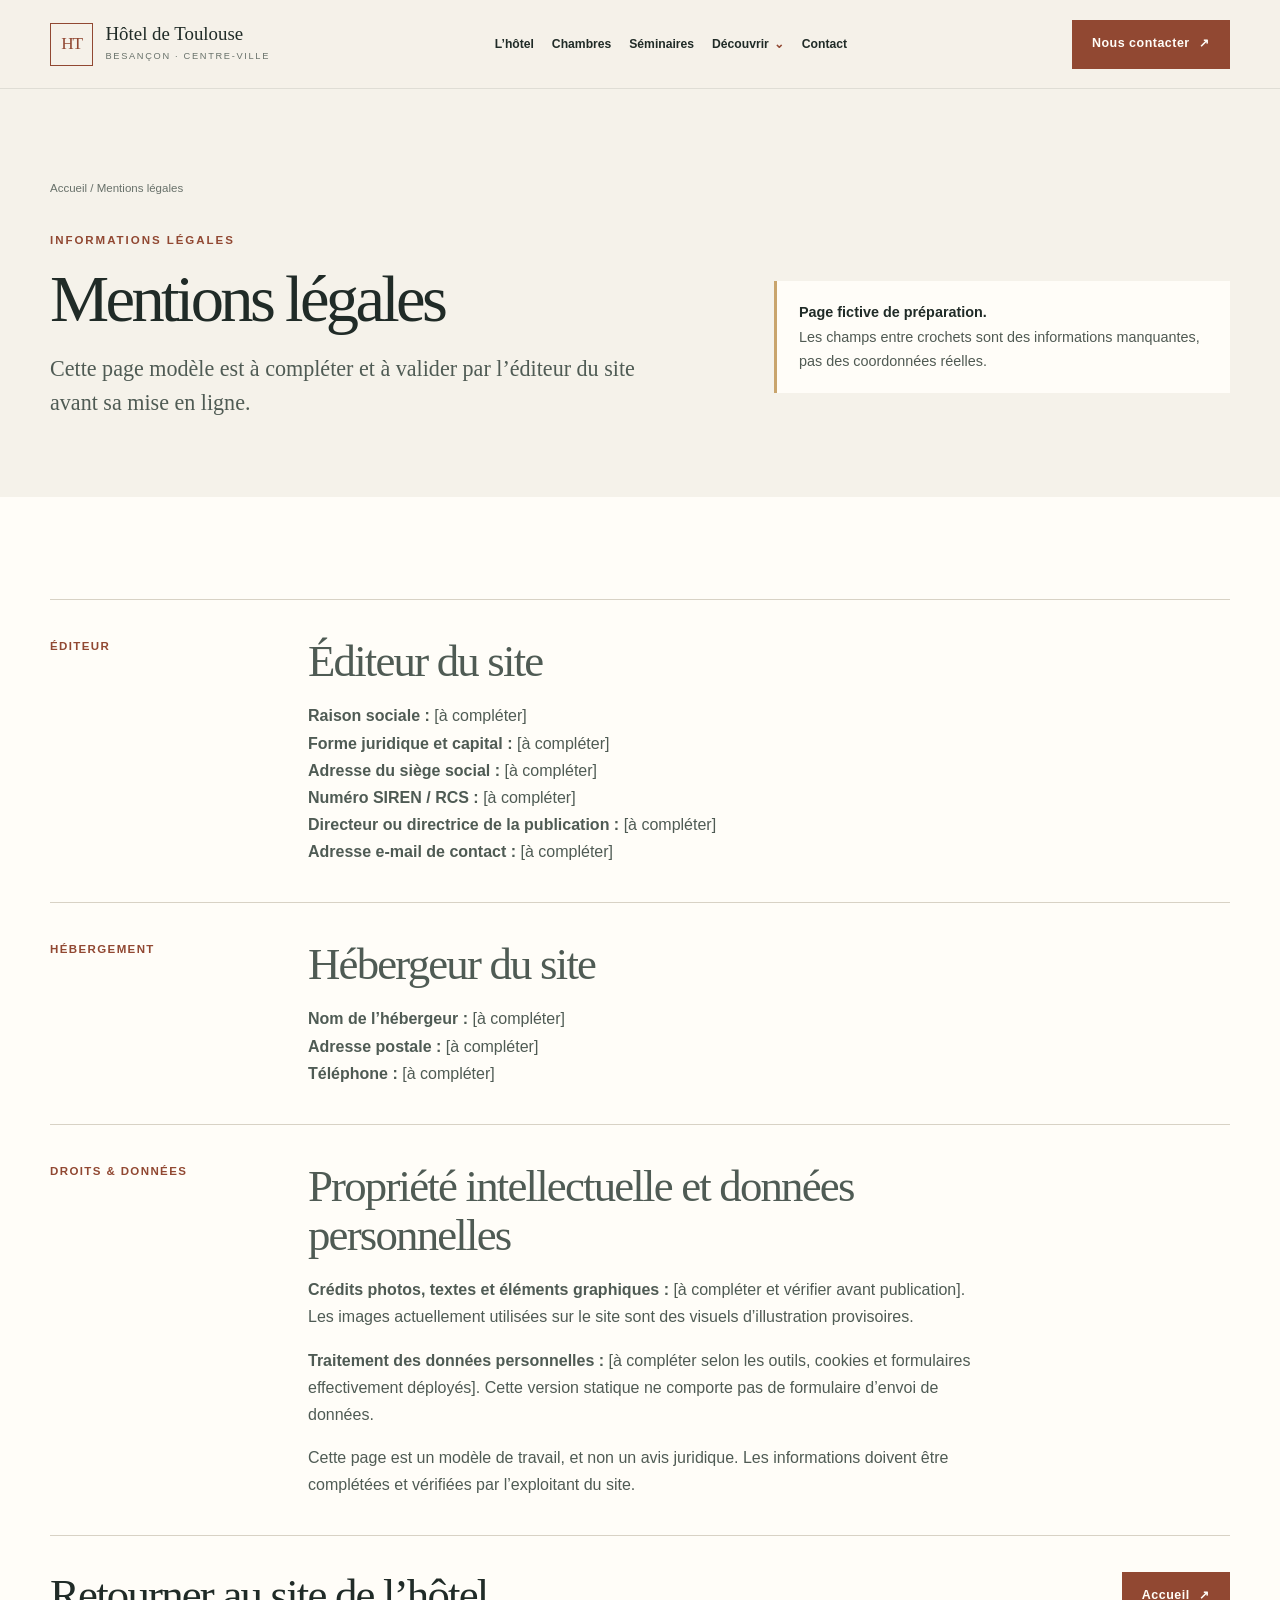
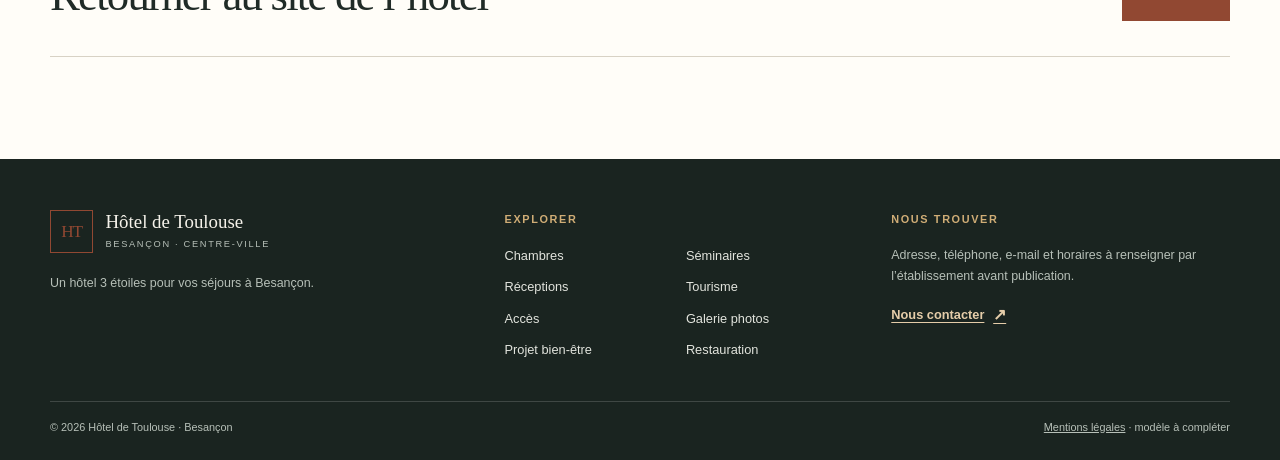
<file: mentions-legales/index.html>
<!doctype html>
<html lang="fr">
<head>
  <meta charset="utf-8"><meta name="viewport" content="width=device-width, initial-scale=1">
  <title>Mentions légales | Hôtel de Toulouse à Besançon</title>
  <meta name="description" content="Mentions légales de l'Hôtel de Toulouse à Besançon : informations de l'éditeur et de l'hébergeur à compléter avant publication.">
  <meta name="robots" content="noindex,follow">
  <link rel="canonical" href="/mentions-legales/">
  <link rel="icon" href="../assets/monogram.svg" type="image/svg+xml">
  <link rel="stylesheet" href="../assets/site.css">
  <script src="../assets/site.js" defer></script>
</head>
<body>
  <a class="skip-link" href="#contenu">Aller au contenu</a>
  <header class="site-header"><div class="wrap header-inner">
    <a class="brand" href="../"><span class="brand-mark" aria-hidden="true">HT</span><span><span class="brand-name">Hôtel de Toulouse</span><span class="brand-place">BESANÇON · CENTRE-VILLE</span></span></a>
    <button class="menu-toggle" type="button" aria-expanded="false" aria-controls="navigation">Menu <span aria-hidden="true">☰</span></button>
    <nav class="main-nav" id="navigation" aria-label="Navigation principale"><a href="../">L’hôtel</a><a href="../chambres/">Chambres</a><a href="../seminaires-reunions/">Séminaires</a><details><summary>Découvrir</summary><div class="nav-dropdown"><a href="../receptions-mariages/">Réceptions &amp; mariages</a><a href="../visiter-besancon/">Visiter Besançon</a><a href="../situation-acces/">Situation &amp; accès</a><a href="../galerie-photos/">Galerie photos</a><a href="../spa/">Projet bien-être</a><a href="../restaurant-gastronomique/">Restauration</a></div></details><a href="../contact/">Contact</a></nav>
    <a class="button header-cta" href="../contact/#coordonnees">Nous contacter <span aria-hidden="true">↗</span></a>
  </div></header>
  <main id="contenu">
    <section class="page-hero"><div class="wrap"><nav class="breadcrumb" aria-label="Fil d’Ariane"><a href="../">Accueil</a> / Mentions légales</nav><div class="page-hero-grid">
      <div><p class="eyebrow">Informations légales</p><h1>Mentions légales</h1><p class="lead">Cette page modèle est à compléter et à valider par l’éditeur du site avant sa mise en ligne.</p></div>
      <div class="notice"><strong>Page fictive de préparation.</strong><br>Les champs entre crochets sont des informations manquantes, pas des coordonnées réelles.</div>
    </div></div></section>
    <section class="section section--light"><div class="wrap">
      <div class="prose-section"><div class="prose-layout"><div class="prose-aside">Éditeur</div><div class="copy"><h2>Éditeur du site</h2><p><strong>Raison sociale :</strong> [à compléter]<br><strong>Forme juridique et capital :</strong> [à compléter]<br><strong>Adresse du siège social :</strong> [à compléter]<br><strong>Numéro SIREN / RCS :</strong> [à compléter]<br><strong>Directeur ou directrice de la publication :</strong> [à compléter]<br><strong>Adresse e-mail de contact :</strong> [à compléter]</p></div></div></div>
      <div class="prose-section"><div class="prose-layout"><div class="prose-aside">Hébergement</div><div class="copy"><h2>Hébergeur du site</h2><p><strong>Nom de l’hébergeur :</strong> [à compléter]<br><strong>Adresse postale :</strong> [à compléter]<br><strong>Téléphone :</strong> [à compléter]</p></div></div></div>
      <div class="prose-section"><div class="prose-layout"><div class="prose-aside">Droits &amp; données</div><div class="copy"><h2>Propriété intellectuelle et données personnelles</h2><p><strong>Crédits photos, textes et éléments graphiques :</strong> [à compléter et vérifier avant publication]. Les images actuellement utilisées sur le site sont des visuels d’illustration provisoires.</p><p><strong>Traitement des données personnelles :</strong> [à compléter selon les outils, cookies et formulaires effectivement déployés]. Cette version statique ne comporte pas de formulaire d’envoi de données.</p><p>Cette page est un modèle de travail, et non un avis juridique. Les informations doivent être complétées et vérifiées par l’exploitant du site.</p></div></div></div>
      <div class="cta-band"><h2>Retourner au site de l’hôtel</h2><a class="button" href="../">Accueil <span aria-hidden="true">↗</span></a></div>
    </div></section>
  </main>
  <footer class="site-footer"><div class="wrap"><div class="footer-grid"><div><a class="brand" href="../"><span class="brand-mark" aria-hidden="true">HT</span><span><span class="brand-name">Hôtel de Toulouse</span><span class="brand-place">BESANÇON · CENTRE-VILLE</span></span></a><p class="footer-note" style="margin-top:1.2rem">Un hôtel 3 étoiles pour vos séjours à Besançon.</p></div><div><p class="footer-title">Explorer</p><div class="footer-links"><a href="../chambres/">Chambres</a><a href="../seminaires-reunions/">Séminaires</a><a href="../receptions-mariages/">Réceptions</a><a href="../visiter-besancon/">Tourisme</a><a href="../situation-acces/">Accès</a><a href="../galerie-photos/">Galerie photos</a><a href="../spa/">Projet bien-être</a><a href="../restaurant-gastronomique/">Restauration</a></div></div><div><p class="footer-title">Nous trouver</p><p class="footer-note">Adresse, téléphone, e-mail et horaires à renseigner par l’établissement avant publication.</p><a class="text-link" href="../contact/" style="color:#e5cda9">Nous contacter</a></div></div><div class="footer-bottom"><span>© <span data-year>2026</span> Hôtel de Toulouse · Besançon</span><span><a href="./" aria-current="page">Mentions légales</a> · modèle à compléter</span></div></div></footer>
</body>
</html>
</file>
<file: assets/site.css>
:root {
  color-scheme: light;
  --paper: #f5f2ea;
  --paper-deep: #ebe6da;
  --ink: #202b27;
  --muted: #68716a;
  --line: #d8d2c5;
  --accent: #914832;
  --accent-dark: #713823;
  --gold: #c9a56d;
  --white: #fffdf8;
  --serif: Georgia, "Times New Roman", serif;
  --sans: "Segoe UI", Arial, sans-serif;
  --content: 1180px;
}

* { box-sizing: border-box; }
html { scroll-behavior: smooth; scroll-padding-top: 6rem; }
body {
  margin: 0;
  background: var(--paper);
  color: var(--ink);
  font-family: var(--sans);
  font-size: 16px;
  line-height: 1.7;
  -webkit-font-smoothing: antialiased;
}
img { display: block; max-width: 100%; }
a { color: inherit; }
a:focus-visible, button:focus-visible, summary:focus-visible {
  outline: 3px solid var(--gold);
  outline-offset: 4px;
}
.skip-link {
  position: absolute;
  z-index: 20;
  top: 0.6rem;
  left: 0.6rem;
  padding: 0.7rem 1rem;
  transform: translateY(-160%);
  background: var(--white);
  color: var(--ink);
}
.skip-link:focus { transform: translateY(0); }
.wrap { width: min(var(--content), calc(100% - 3rem)); margin-inline: auto; }
.eyebrow {
  margin: 0 0 1rem;
  color: var(--accent);
  font-size: 0.72rem;
  font-weight: 700;
  letter-spacing: 0.17em;
  line-height: 1.5;
  text-transform: uppercase;
}
.site-header {
  position: relative;
  z-index: 10;
  border-bottom: 1px solid rgba(32, 43, 39, 0.1);
  background: rgba(245, 242, 234, 0.96);
}
.header-inner {
  display: flex;
  min-height: 88px;
  align-items: center;
  justify-content: space-between;
  gap: 1.5rem;
}
.brand {
  display: inline-flex;
  align-items: center;
  gap: 0.78rem;
  flex: 0 0 auto;
  text-decoration: none;
}
.brand-mark {
  display: grid;
  width: 43px;
  height: 43px;
  place-items: center;
  border: 1px solid var(--accent);
  color: var(--accent);
  font-family: var(--serif);
  font-size: 1.08rem;
  letter-spacing: -0.07em;
}
.brand-name { display: block; font-family: var(--serif); font-size: 1.18rem; line-height: 1.15; }
.brand-place {
  display: block;
  margin-top: 0.3rem;
  color: var(--muted);
  font-size: 0.58rem;
  letter-spacing: 0.18em;
}
.main-nav { display: flex; align-items: center; gap: clamp(0.65rem, 1.4vw, 1.35rem); }
.main-nav a, .main-nav summary {
  color: var(--ink);
  font-size: 0.76rem;
  font-weight: 600;
  text-decoration: none;
}
.main-nav a:hover, .main-nav summary:hover { color: var(--accent); }
.main-nav details { position: relative; }
.main-nav summary { cursor: pointer; list-style: none; }
.main-nav summary::-webkit-details-marker { display: none; }
.main-nav summary::after { content: "⌄"; margin-left: 0.32rem; color: var(--accent); }
.nav-dropdown {
  position: absolute;
  top: 1.8rem;
  left: -1rem;
  display: grid;
  min-width: 220px;
  gap: 0.8rem;
  padding: 1.1rem;
  border: 1px solid var(--line);
  background: var(--white);
  box-shadow: 0 16px 35px rgba(32, 43, 39, 0.12);
}
.nav-dropdown a { font-size: 0.82rem; }
.menu-toggle { display: none; }
.button {
  display: inline-flex;
  min-height: 49px;
  align-items: center;
  justify-content: center;
  gap: 0.6rem;
  padding: 0.78rem 1.2rem;
  border: 1px solid var(--accent);
  background: var(--accent);
  color: var(--white);
  font-size: 0.78rem;
  font-weight: 700;
  letter-spacing: 0.04em;
  text-decoration: none;
  transition: background 160ms ease, color 160ms ease, transform 160ms ease;
}
.button:hover { transform: translateY(-2px); background: var(--accent-dark); }
.button--outline { background: transparent; color: var(--accent); }
.button--outline:hover { background: var(--accent); color: var(--white); }
.text-link {
  display: inline-flex;
  align-items: center;
  gap: 0.55rem;
  color: var(--accent);
  font-size: 0.8rem;
  font-weight: 700;
  text-decoration-thickness: 1px;
  text-underline-offset: 0.25em;
}
.text-link::after { content: "↗"; font-size: 1rem; }
h1, h2, h3, p { margin-top: 0; }
h1, h2, h3 { font-family: var(--serif); font-weight: 400; }
h1 { max-width: 760px; margin-bottom: 1.2rem; font-size: clamp(2.8rem, 6vw, 5.5rem); letter-spacing: -0.055em; line-height: 1.02; }
h2 { margin-bottom: 1rem; font-size: clamp(2rem, 3.5vw, 3.25rem); letter-spacing: -0.04em; line-height: 1.1; }
h3 { margin-bottom: 0.65rem; font-size: 1.4rem; line-height: 1.2; }
.lead { max-width: 620px; color: #4f5b54; font-family: var(--serif); font-size: clamp(1.13rem, 1.8vw, 1.38rem); line-height: 1.55; }
.copy { max-width: 680px; color: #4f5b54; }
.copy p:last-child { margin-bottom: 0; }
.hero { padding: clamp(3.5rem, 7vw, 6.8rem) 0 clamp(3.8rem, 8vw, 7.5rem); }
.hero-grid { display: grid; grid-template-columns: minmax(0, 1fr) minmax(330px, 0.88fr); align-items: center; gap: clamp(2.5rem, 7vw, 6.5rem); }
.hero-copy { padding: 0.5rem 0; }
.hero-copy .lead { margin-bottom: 1.8rem; }
.hero-actions { display: flex; flex-wrap: wrap; align-items: center; gap: 1.1rem; }
.hero-photo {
  position: relative;
  min-height: 470px;
  margin: 0;
  background: var(--paper-deep);
}
.hero-photo img { width: 100%; height: 100%; min-height: 470px; object-fit: cover; }
.hero-photo::after {
  position: absolute;
  inset: auto 0 0;
  height: 38%;
  background: linear-gradient(transparent, rgba(20, 29, 25, 0.5));
  content: "";
}
.photo-note {
  position: absolute;
  z-index: 1;
  right: 1rem;
  bottom: 1rem;
  left: 1rem;
  margin: 0;
  color: white;
  font-size: 0.62rem;
  letter-spacing: 0.04em;
  text-shadow: 0 1px 5px rgba(0, 0, 0, 0.65);
}
.hero-seal {
  position: absolute;
  z-index: 2;
  top: 1.2rem;
  left: -1.4rem;
  display: grid;
  width: 83px;
  height: 83px;
  place-content: center;
  border-radius: 50%;
  background: var(--paper);
  color: var(--accent);
  font-family: var(--serif);
  font-size: 0.85rem;
  line-height: 1.2;
  text-align: center;
}
.hero-seal strong { font-size: 1.3rem; font-weight: 400; }
.trust-row { display: flex; flex-wrap: wrap; gap: 0.9rem 1.8rem; margin-top: 2.4rem; color: var(--muted); font-size: 0.72rem; }
.trust-row span::before { content: "✳"; margin-right: 0.45rem; color: var(--gold); }
.section { padding: clamp(4rem, 8vw, 7rem) 0; }
.section--light { background: var(--white); }
.section--dark { background: var(--ink); color: var(--paper); }
.section-head { display: flex; align-items: end; justify-content: space-between; gap: 2rem; margin-bottom: 2.2rem; }
.section-head h2 { max-width: 650px; margin-bottom: 0; }
.section-head .copy { max-width: 370px; margin: 0; font-size: 0.9rem; }
.cards { display: grid; grid-template-columns: repeat(3, minmax(0, 1fr)); gap: 1.15rem; }
.card {
  min-height: 255px;
  padding: 1.6rem;
  border: 1px solid var(--line);
  background: var(--paper);
}
.card-number { display: block; margin-bottom: 2rem; color: var(--gold); font-family: var(--serif); font-size: 1rem; }
.card p { max-width: 330px; margin-bottom: 1.2rem; color: var(--muted); font-size: 0.88rem; }
.card .text-link { margin-top: auto; }
.card h3 { max-width: 300px; }
.feature-grid { display: grid; grid-template-columns: 0.85fr 1.15fr; align-items: center; gap: clamp(2rem, 7vw, 7rem); }
.feature-image { position: relative; min-height: 420px; margin: 0; background: var(--paper-deep); }
.feature-image img { width: 100%; height: 100%; min-height: 420px; object-fit: cover; }
.feature-list { display: grid; gap: 1.3rem; margin: 2rem 0; padding: 0; list-style: none; }
.feature-list li { padding-top: 1rem; border-top: 1px solid var(--line); }
.feature-list strong { display: block; margin-bottom: 0.22rem; font-family: var(--serif); font-size: 1.15rem; font-weight: 400; }
.feature-list span { color: var(--muted); font-size: 0.86rem; }
.dark-panel { padding: clamp(2rem, 5vw, 4.5rem); background: #293630; }
.dark-panel h2 { max-width: 650px; }
.dark-panel p { max-width: 660px; color: #d2d7d1; }
.dark-panel .eyebrow { color: #d0ad76; }
.cta-band { display: flex; align-items: center; justify-content: space-between; gap: 2rem; padding: 2.2rem 0; border-top: 1px solid var(--line); border-bottom: 1px solid var(--line); }
.cta-band h2 { max-width: 720px; margin: 0; font-size: clamp(1.8rem, 3.5vw, 3rem); }
.page-hero { padding: clamp(3.2rem, 7vw, 6rem) 0 3.4rem; }
.page-hero-grid { display: grid; grid-template-columns: 1fr minmax(280px, 0.72fr); align-items: center; gap: clamp(2rem, 7vw, 6rem); }
.page-hero h1 { font-size: clamp(2.7rem, 5.2vw, 4.6rem); }
.page-hero .hero-photo, .page-hero .hero-photo img { min-height: 350px; }
.breadcrumb { margin: 0 0 2.1rem; color: var(--muted); font-size: 0.72rem; }
.breadcrumb a { text-decoration: none; }
.prose-section { padding: 2.3rem 0; border-top: 1px solid var(--line); }
.prose-section p { max-width: 770px; color: #4f5b54; }
.prose-layout { display: grid; grid-template-columns: 210px minmax(0, 1fr); gap: 3rem; }
.prose-aside { color: var(--accent); font-size: 0.72rem; font-weight: 700; letter-spacing: 0.12em; text-transform: uppercase; }
.stat-grid { display: grid; grid-template-columns: repeat(3, 1fr); gap: 1px; margin: 2.2rem 0; background: var(--line); border: 1px solid var(--line); }
.stat { min-height: 130px; padding: 1.5rem; background: var(--white); }
.stat strong { display: block; margin-bottom: 0.2rem; color: var(--accent); font-family: var(--serif); font-size: 2rem; font-weight: 400; }
.stat span { color: var(--muted); font-size: 0.78rem; }
.image-grid { display: grid; grid-template-columns: repeat(3, 1fr); gap: 1rem; }
.image-grid figure { position: relative; min-height: 265px; margin: 0; overflow: hidden; background: var(--paper-deep); }
.image-grid img { width: 100%; height: 265px; object-fit: cover; transition: transform 300ms ease; }
.image-grid figure:hover img { transform: scale(1.035); }
.image-grid figcaption { padding: 0.8rem 0.2rem; color: var(--muted); font-size: 0.76rem; }
.notice {
  padding: 1.2rem 1.4rem;
  border-left: 3px solid var(--gold);
  background: var(--white);
  color: #505a53;
  font-size: 0.9rem;
}
.notice strong { color: var(--ink); }
.contact-panel { display: grid; grid-template-columns: 1fr 1fr; gap: 2rem; padding: 2rem; background: var(--white); }
.contact-panel h2 { font-size: 2rem; }
.contact-panel p { color: var(--muted); }
.contact-placeholder { padding: 1.1rem; border: 1px dashed #b9a98c; background: var(--paper); font-size: 0.82rem; }
.faq { border-top: 1px solid var(--line); }
.faq details { padding: 1.1rem 0; border-bottom: 1px solid var(--line); }
.faq summary { cursor: pointer; font-family: var(--serif); font-size: 1.15rem; }
.faq details p { max-width: 730px; margin: 0.8rem 0 0; color: var(--muted); }
.site-footer { padding: 3.2rem 0 1.5rem; background: #1a2420; color: #f5f2ea; }
.footer-grid { display: grid; grid-template-columns: 1.2fr 1fr 1fr; gap: 3rem; padding-bottom: 2.5rem; }
.site-footer .brand-place, .site-footer .footer-muted { color: #b7c0b8; }
.footer-title { margin-bottom: 1rem; color: #d0ad76; font-size: 0.68rem; font-weight: 700; letter-spacing: 0.15em; text-transform: uppercase; }
.footer-links { display: grid; grid-template-columns: repeat(2, minmax(0, 1fr)); gap: 0.6rem 1.5rem; }
.footer-links a { color: #e2e4dd; font-size: 0.8rem; text-decoration: none; }
.footer-links a:hover { color: white; text-decoration: underline; }
.footer-note { color: #b7c0b8; font-size: 0.78rem; }
.footer-bottom { display: flex; justify-content: space-between; gap: 1rem; padding-top: 1rem; border-top: 1px solid rgba(255,255,255,0.16); color: #b7c0b8; font-size: 0.68rem; }
.sr-only { position: absolute; width: 1px; height: 1px; padding: 0; margin: -1px; overflow: hidden; clip: rect(0,0,0,0); white-space: nowrap; border: 0; }

@media (max-width: 1050px) {
  .header-inner { flex-wrap: wrap; padding-block: 0.9rem; }
  .menu-toggle { display: inline-flex; min-height: 42px; align-items: center; gap: 0.55rem; padding: 0.5rem 0.8rem; border: 1px solid var(--line); background: transparent; color: var(--ink); font: inherit; font-size: 0.78rem; }
  .main-nav { order: 3; width: 100%; flex-wrap: wrap; gap: 0.9rem 1.25rem; padding: 0.8rem 0; }
  .has-js .main-nav { display: none; }
  .has-js .main-nav.is-open { display: flex; }
  .nav-dropdown { z-index: 12; }
  .hero-grid { grid-template-columns: 1fr 0.85fr; gap: 2.5rem; }
}
@media (max-width: 720px) {
  .wrap { width: min(var(--content), calc(100% - 2rem)); }
  .header-inner { min-height: 74px; gap: 0.6rem; }
  .brand-name { font-size: 1.02rem; }
  .brand-mark { width: 38px; height: 38px; }
  .header-cta { min-height: 40px; padding: 0.55rem 0.7rem; font-size: 0.68rem; }
  .hero { padding-top: 3rem; }
  .hero-grid, .page-hero-grid, .feature-grid, .prose-layout, .contact-panel { grid-template-columns: 1fr; }
  .hero-grid, .page-hero-grid { gap: 2.3rem; }
  .hero-photo, .hero-photo img { min-height: 320px; }
  .hero-seal { left: 0.8rem; width: 70px; height: 70px; }
  .page-hero .hero-photo, .page-hero .hero-photo img { min-height: 275px; }
  .section-head, .cta-band { align-items: flex-start; flex-direction: column; }
  .cards { grid-template-columns: 1fr; }
  .card { min-height: auto; }
  .card-number { margin-bottom: 1.2rem; }
  .feature-image, .feature-image img { min-height: 300px; }
  .prose-layout { gap: 0.6rem; }
  .stat-grid { grid-template-columns: 1fr; }
  .stat { min-height: auto; }
  .image-grid { grid-template-columns: 1fr 1fr; gap: 0.7rem; }
  .image-grid figure { min-height: 190px; }
  .image-grid img { height: 190px; }
  .footer-grid { grid-template-columns: 1fr; gap: 1.8rem; }
  .footer-bottom { flex-direction: column; }
}
@media (max-width: 430px) {
  .header-cta { display: none; }
  .image-grid { grid-template-columns: 1fr; }
}
@media (prefers-reduced-motion: reduce) {
  *, *::before, *::after { scroll-behavior: auto !important; transition-duration: 0.01ms !important; }
}
</file>
